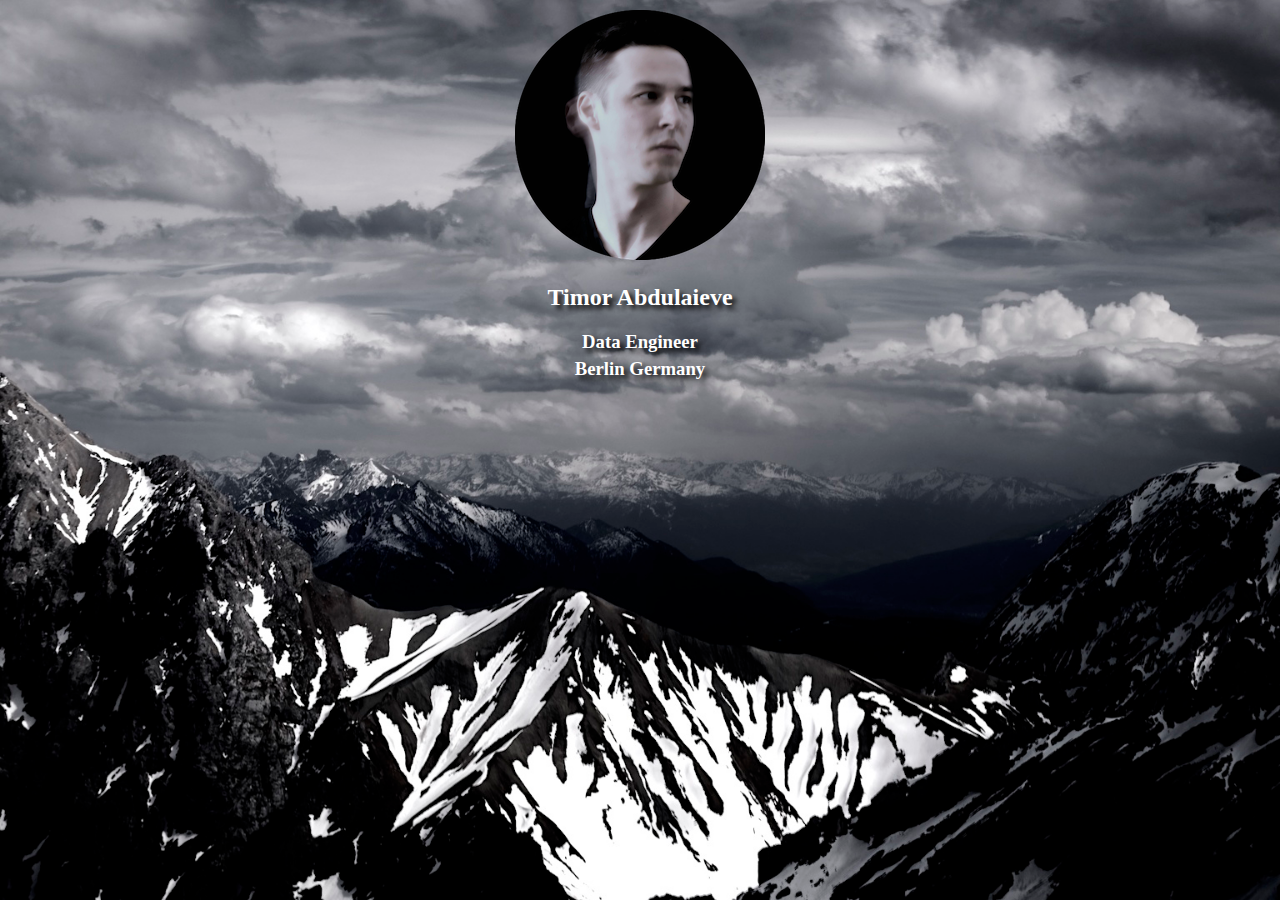
<file: index.html>
<!DOCTYPE html>
<head>
    <meta charset="utf-8"/>
    <title>Data Engineer, Berlin Germany</title>
    <meta http-equiv="content-type" content="text/html; charset=UTF-8"/>
    <meta name="viewport" content="width=device-width, initial-scale=1">
    <link rel="stylesheet" href="main.css">
</head>
<body>
<div id="main">
    <div id="main_link">
        <a href="https://www.linkedin.com/in/cyhextimor/">
            <img src="black_shadow.png" alt="Timor Abdulaieve">
            <h2>Timor Abdulaieve</h2>
            <h3>Data Engineer</h3>
            <h3>Berlin Germany</h3>
        </a>
    </div>
</div>
</body>
</html>
</file>
<file: main.css>
body, html {
    height: 100%;
    margin: 0;
}

#main {
    background-color: black;  
    background-image: url("bg.jpg");
    height: 100%;
    background-position: center;
    background-repeat: no-repeat;
    background-size: cover;
    text-align: center;
    text-shadow: 4px 4px 5px black;
}

#main img {
    margin-top: 10px;
}

h3 {
    margin: 5px;
}

#main_link > a {
    color: white;
    text-decoration: none;
}
</file>
